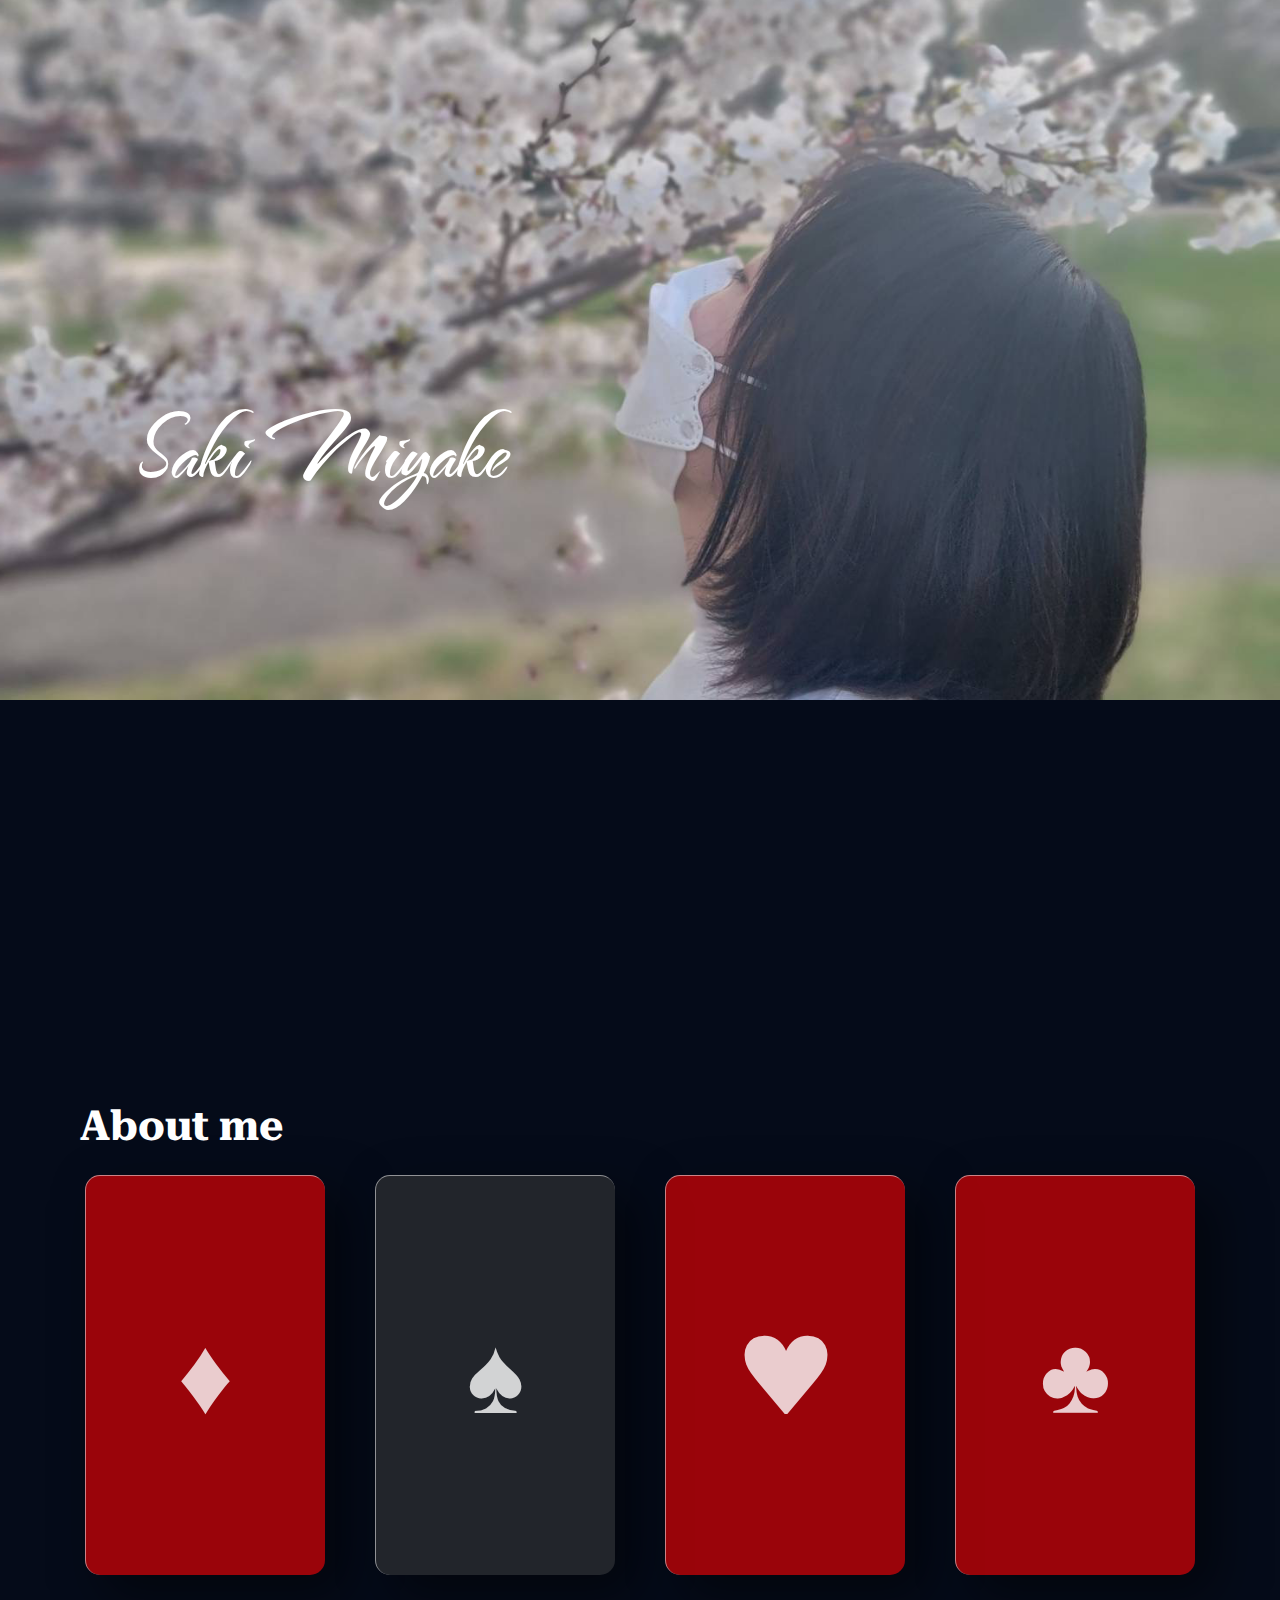
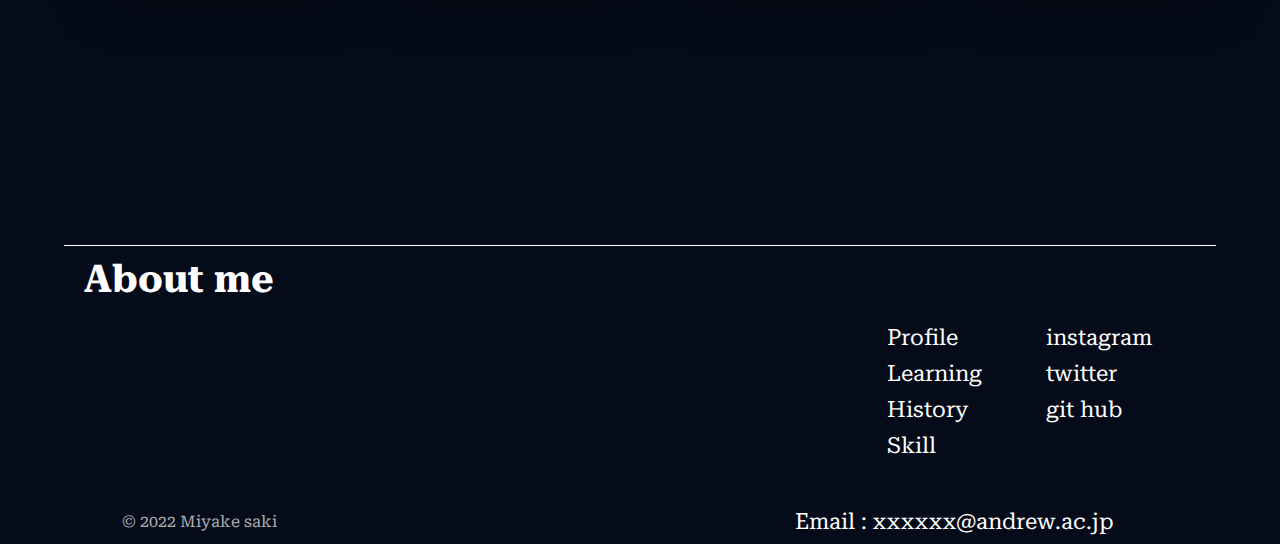
<file: index.html>
<!DOCTYPE html>
<html lang="ja">
<head>
    <meta charset="UTF-8">
    <meta http-equiv="X-UA-Compatible" content="IE=edge">
    <meta name="viewport" content="width=device-width, initial-scale=1.0">
    <title>Profile</title>
    <link rel="stylesheet" href="css/style.css">
    <link rel="stylesheet" href="css/AboutMe.css">
</head>
<body>
    <header>
        <div class="header-conteiner">
            <div class="header-image">
                <h1>Saki Miyake</h1>
                <img src="./img/header-image.jpg" alt="">
            </div>
        </div>
    </header>

    <section class="portfolio">
        <div class="conteiner">
            <h2>About me</h2>
            <div class="contents">
                <div class="card card1">
                    <h3>♦︎</h3>
                    <div class="content ">
                        <h4>♦︎</h4>
                        <h5>Profile</h5>
                        <p>
                            私の出身大学や趣味、特技などについて。
                        </p>
                        <p class="text-englisy">
                            About my university, hobbies, special skills, etc.
                        </p>
                        <a href="./Profile.html">read more</a>
                    </div>
                </div>
                <div class="card spade card2">
                    <h3>♠︎</h3>
                    <div class="content">
                        <h4>♠︎</h4>
                        <h5>Learning</h5>
                        <p>
                            私の大学生活で学んでいること。そして研究テーマについて。
                        </p>
                        <p class="text-englisy">
                            What I am learning in my college life. And about the research theme.
                        </p>
                        <a href="./learning.html">read more</a>
                    </div>
                </div>
                <div class="card card3">
                    <h3>♥</h3>
                    <div class="content">
                        <h4>♥</h4>
                        <h5>History</h5>
                        <p>
                            文系女子がITに興味を持ったきっかけについて。
                        </p>
                        <p class="text-englisy">
                            About the reason why liberal arts girls became interested in IT.
                        </p>
                        <a href="./history.html">read more</a>
                    </div>
                </div>
                <div class="card card4">
                    <h3>♣︎</h3>
                    <div class="content">
                        <h4>♣︎</h4>
                        <h5>Skill</h5>
                        <p>
                            今出来ること、これからについて。
                        </p>
                        <p class="text-englisy">
                            What I can do now, about the future.
                        </p>
                        <a href="./skill.html">read more</a>
                    </div>
                </div>
            </div>
        </div>
    </section>


    <footer class="footer"></footer>

    <script src="js/footer.js"></script>

</body>

<script type="text/javascript" src="js/vanilla-tilt.js"></script>

<script>
    VanillaTilt.init(document.querySelector(".card1"), {
		max: 25,
		speed: 400,
        glare:true,
        "max-glare":1
	});


    VanillaTilt.init(document.querySelector(".card2"), {
		max: 25,
		speed: 400,
        glare:true,
        "max-glare":1
	});

    VanillaTilt.init(document.querySelector(".card3"), {
		max: 25,
		speed: 400,
        glare:true,
        "max-glare":1
	});

    VanillaTilt.init(document.querySelector(".card4"), {
		max: 25,
		speed: 400,
        glare:true,
        "max-glare":1
	});


    
</script>
</html>
</file>
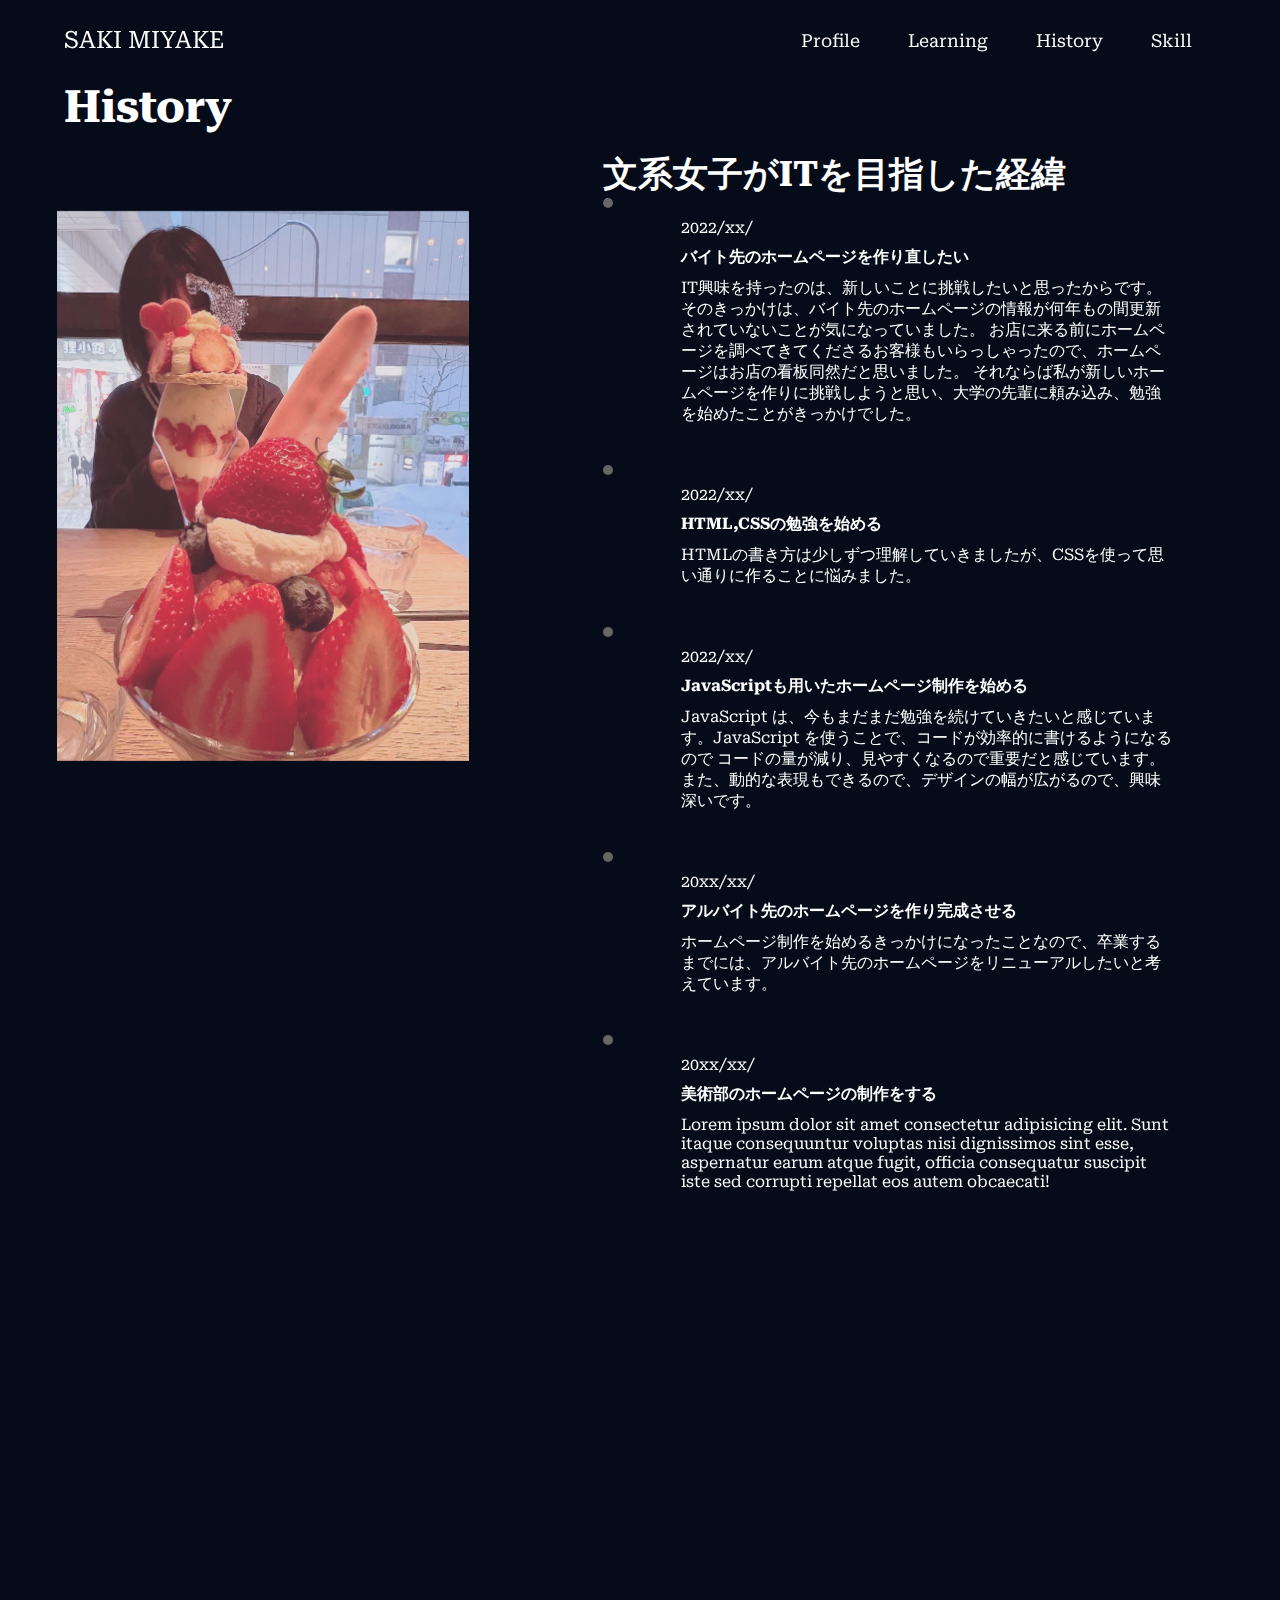
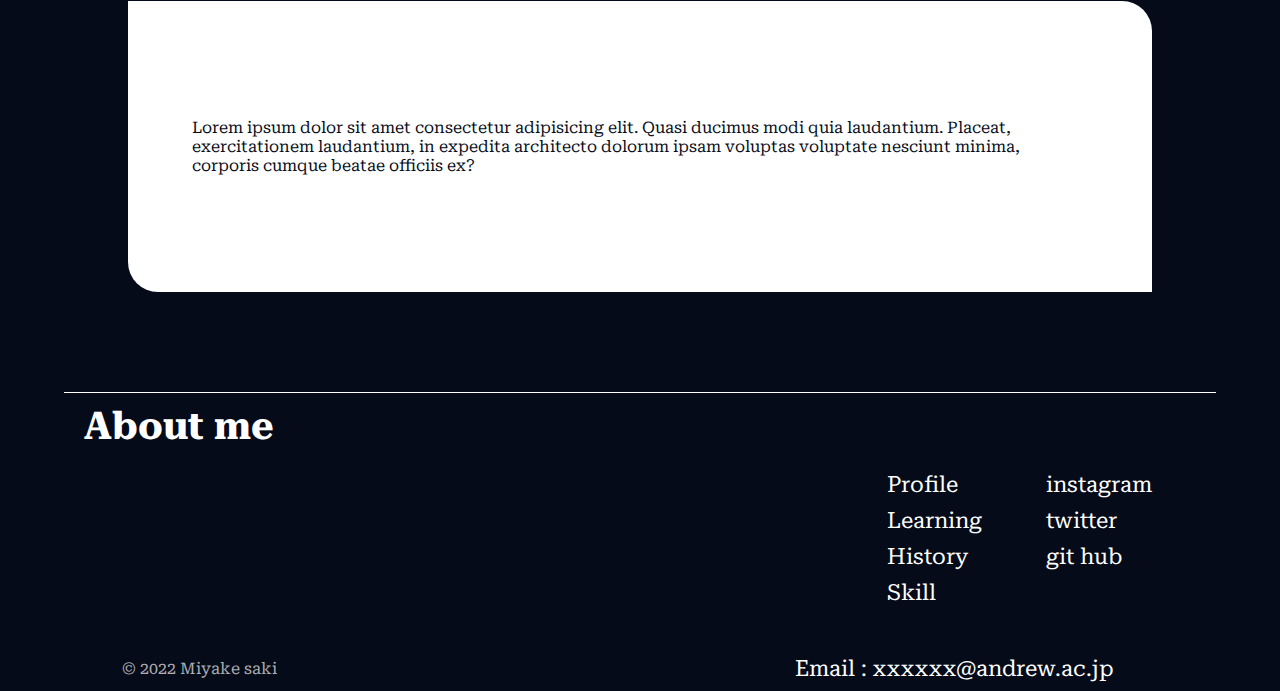
<file: history.html>
<!DOCTYPE html>
<html lang="ja">
<head>
    <meta charset="UTF-8">
    <meta http-equiv="X-UA-Compatible" content="IE=edge">
    <meta name="viewport" content="width=device-width, initial-scale=1.0">
    <title>Document</title>
    <link rel="stylesheet" href="css/nav.css">
    <link rel="stylesheet" href="css/history.css">
</head>
<body>
    <nav class="navber"></nav>


    <section class="history">
        <h2>History</h2>
        <div class="history-conteiner">
            <div class="history-sticky">
                <div class="history-img">
                    <img src="./img/history-img.jpeg" alt="">
                </div>
            </div>
            <div class="history-contets">
                <h3>文系女子がITを目指した経緯</h3>
                <ul class="timeline">
                    <li>
                        <dl>
                            <dt>2022/xx/</dt>
                            <dd>
                                <strong>バイト先のホームページを作り直したい</strong>
                                IT興味を持ったのは、新しいことに挑戦したいと思ったからです。そのきっかけは、バイト先のホームページの情報が何年もの間更新されていないことが気になっていました。
                                お店に来る前にホームページを調べてきてくださるお客様もいらっしゃったので、ホームページはお店の看板同然だと思いました。
                                それならば私が新しいホームページを作りに挑戦しようと思い、大学の先輩に頼み込み、勉強を始めたことがきっかけでした。
                            </dd>
                        </dl>
                        <span class="border-line"></span> 
                    </li>
                </ul>
                <ul class="timeline">
                    <li>
                        <dl>
                            <dt>2022/xx/</dt>
                            <dd>
                                <strong>HTML,CSSの勉強を始める</strong>
                                HTMLの書き方は少しずつ理解していきましたが、CSSを使って思い通りに作ることに悩みました。
                            </dd>
                        </dl>
                        <span class="border-line"></span> 
                    </li>
                </ul>
                <ul class="timeline">
                    <li>
                        <dl>
                            <dt>2022/xx/</dt>
                            <dd>
                                <strong>JavaScriptも用いたホームページ制作を始める</strong>
                                JavaScript は、今もまだまだ勉強を続けていきたいと感じています。JavaScript を使うことで、コードが効率的に書けるようになるので
                                コードの量が減り、見やすくなるので重要だと感じています。また、動的な表現もできるので、デザインの幅が広がるので、興味深いです。
                            </dd>
                        </dl>
                        <span class="border-line"></span> 
                    </li>
                </ul>
                <ul class="timeline">
                    <li>
                        <dl>
                            <dt>20xx/xx/</dt>
                            <dd>
                                <strong>アルバイト先のホームページを作り完成させる</strong>
                                ホームページ制作を始めるきっかけになったことなので、卒業するまでには、アルバイト先のホームページをリニューアルしたいと考えています。
                            </dd>
                        </dl>
                        <span class="border-line"></span> 
                    </li>
                </ul>
                <ul class="timeline">
                    <li>
                        <dl>
                            <dt>20xx/xx/</dt>
                            <dd>
                                <strong>美術部のホームページの制作をする</strong>
                                Lorem ipsum dolor sit amet consectetur adipisicing elit. Sunt itaque consequuntur voluptas nisi dignissimos sint esse, aspernatur earum atque fugit, officia consequatur suscipit iste sed corrupti repellat eos autem obcaecati!
                            </dd>
                        </dl>
                        <span class="border-line"></span> 
                    </li>
                </ul>
                
            </div>
            
        </div>
        <div class="history-text">
            <p>Lorem ipsum dolor sit amet consectetur adipisicing elit. Quasi ducimus modi quia laudantium. Placeat, exercitationem laudantium, in expedita architecto dolorum ipsam voluptas voluptate nesciunt minima, corporis cumque beatae officiis ex?</p>
        </div>
    </section>

    <footer class="footer"></footer>



    <script src="js/nav.js"></script>

    <script src="js/footer.js"></script>

    <script src="https://code.jquery.com/jquery-3.5.1.min.js"></script>
    <script src="js/skill.js"></script>
    <script src="js/app.js"></script></html>
</file>
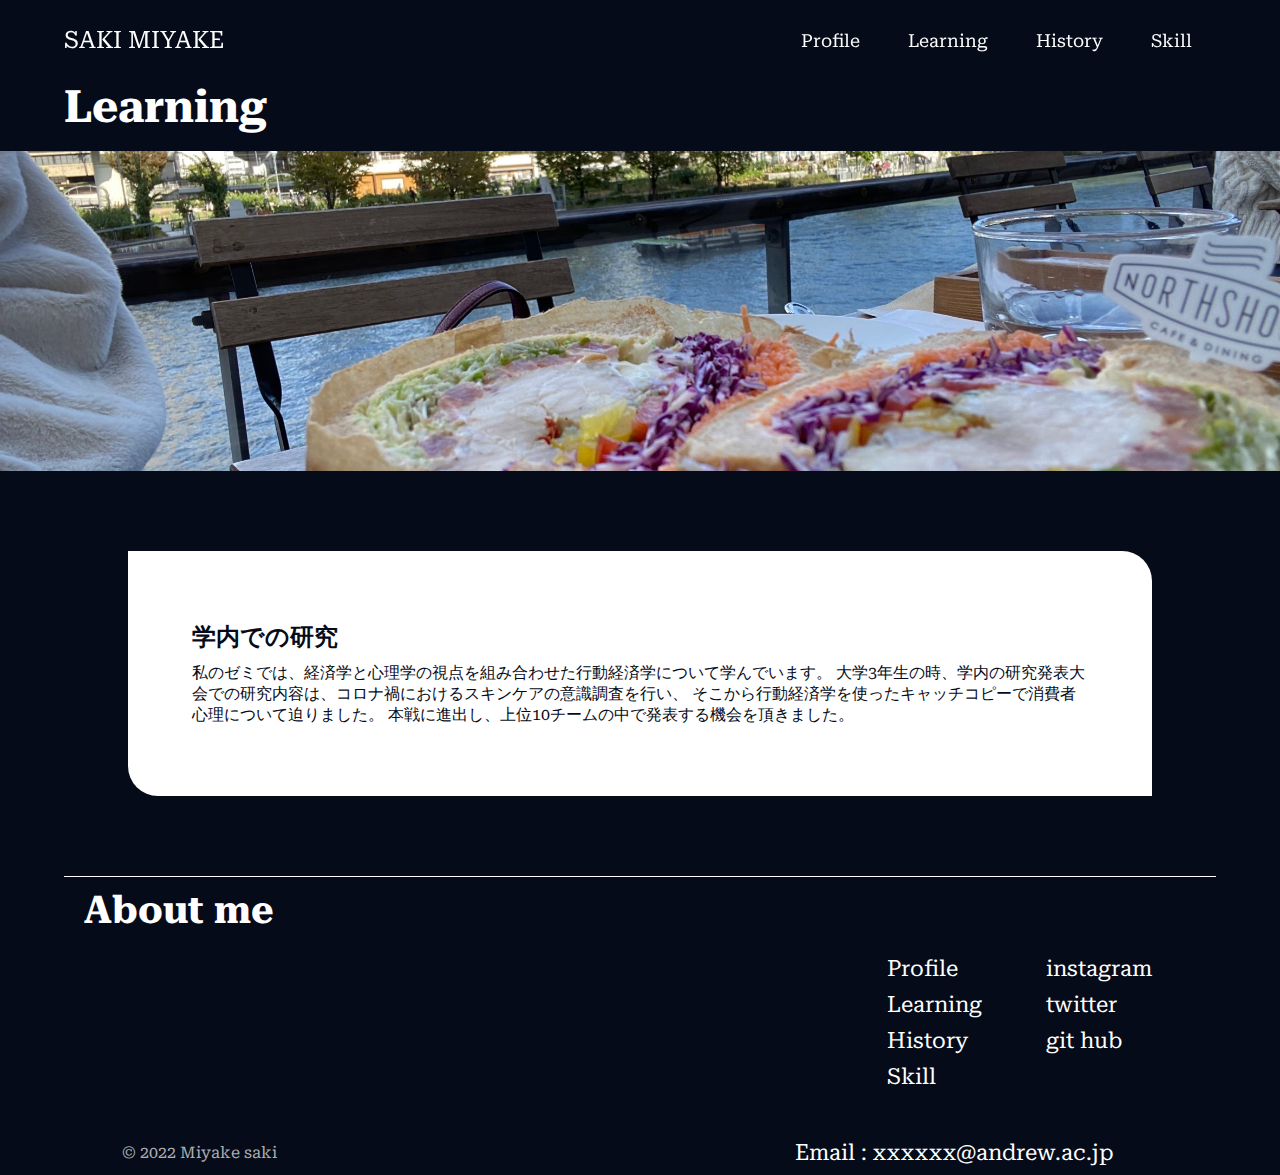
<file: learning.html>
<!DOCTYPE html>
<html lang="ja">
<head>
    <meta charset="UTF-8">
    <meta http-equiv="X-UA-Compatible" content="IE=edge">
    <meta name="viewport" content="width=device-width, initial-scale=1.0">
    <title>Learning</title>
    <link rel="stylesheet" href="css/style.css">
    <link rel="stylesheet" href="css/nav.css">
    <link rel="stylesheet" href="css/learning.css">
</head>
<body>
    <nav class="navber"></nav>


    <section class="learning">
        <div class="learning-conteiner">
            <h2>Learning</h2>
            <div class="larning-image">
                <img src="./img/learning-img.jpeg" alt="">
            </div>
            <div class="learning-text">
                <h3>学内での研究</h3>
                <p>
                    私のゼミでは、経済学と心理学の視点を組み合わせた行動経済学について学んでいます。
                    大学3年生の時、学内の研究発表大会での研究内容は、コロナ禍におけるスキンケアの意識調査を行い、
                    そこから行動経済学を使ったキャッチコピーで消費者心理について迫りました。
                    本戦に進出し、上位10チームの中で発表する機会を頂きました。
                </p>
            </div>
        </div>
    </section>

    <footer class="footer"></footer>


    
    <script src="js/nav.js"></script>

    <script src="js/footer.js"></script>

    <script src="https://code.jquery.com/jquery-3.5.1.min.js"></script>
    <script src="js/app.js"></script>


</body>
</html>
</file>
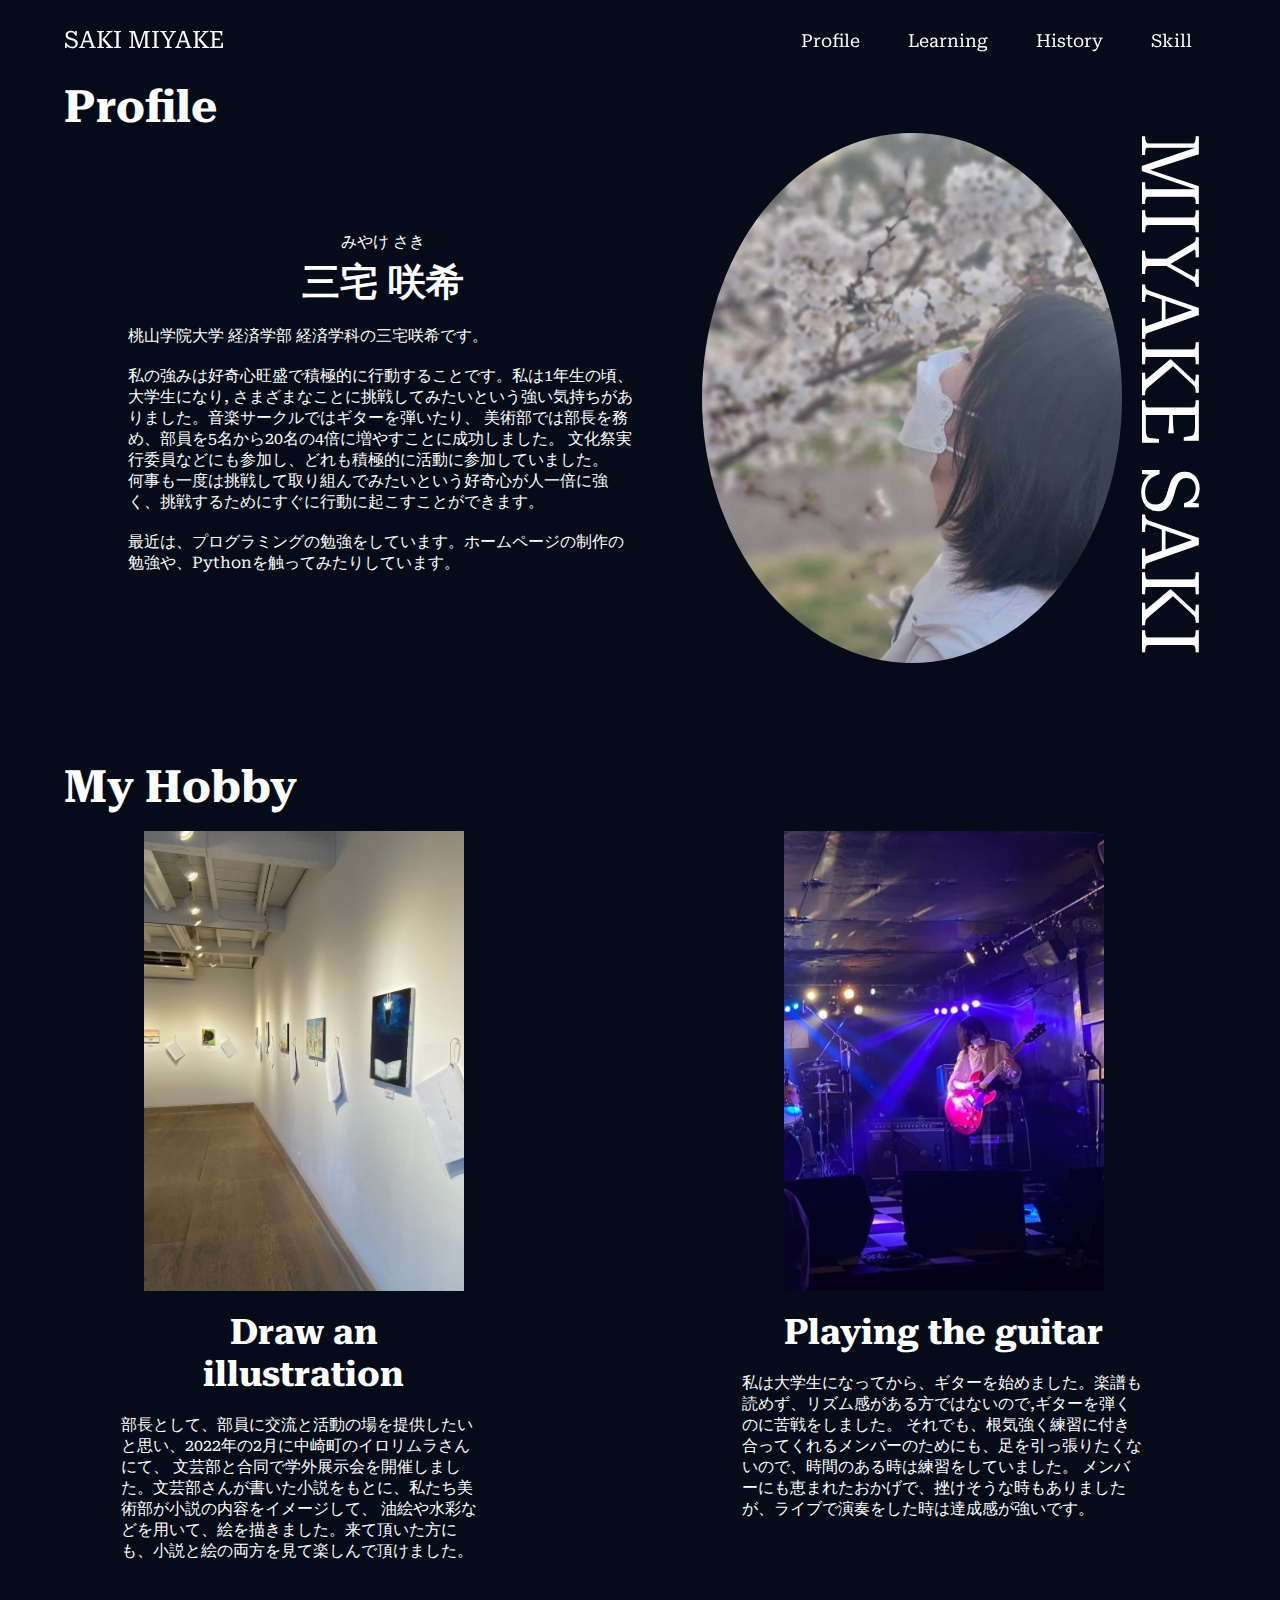
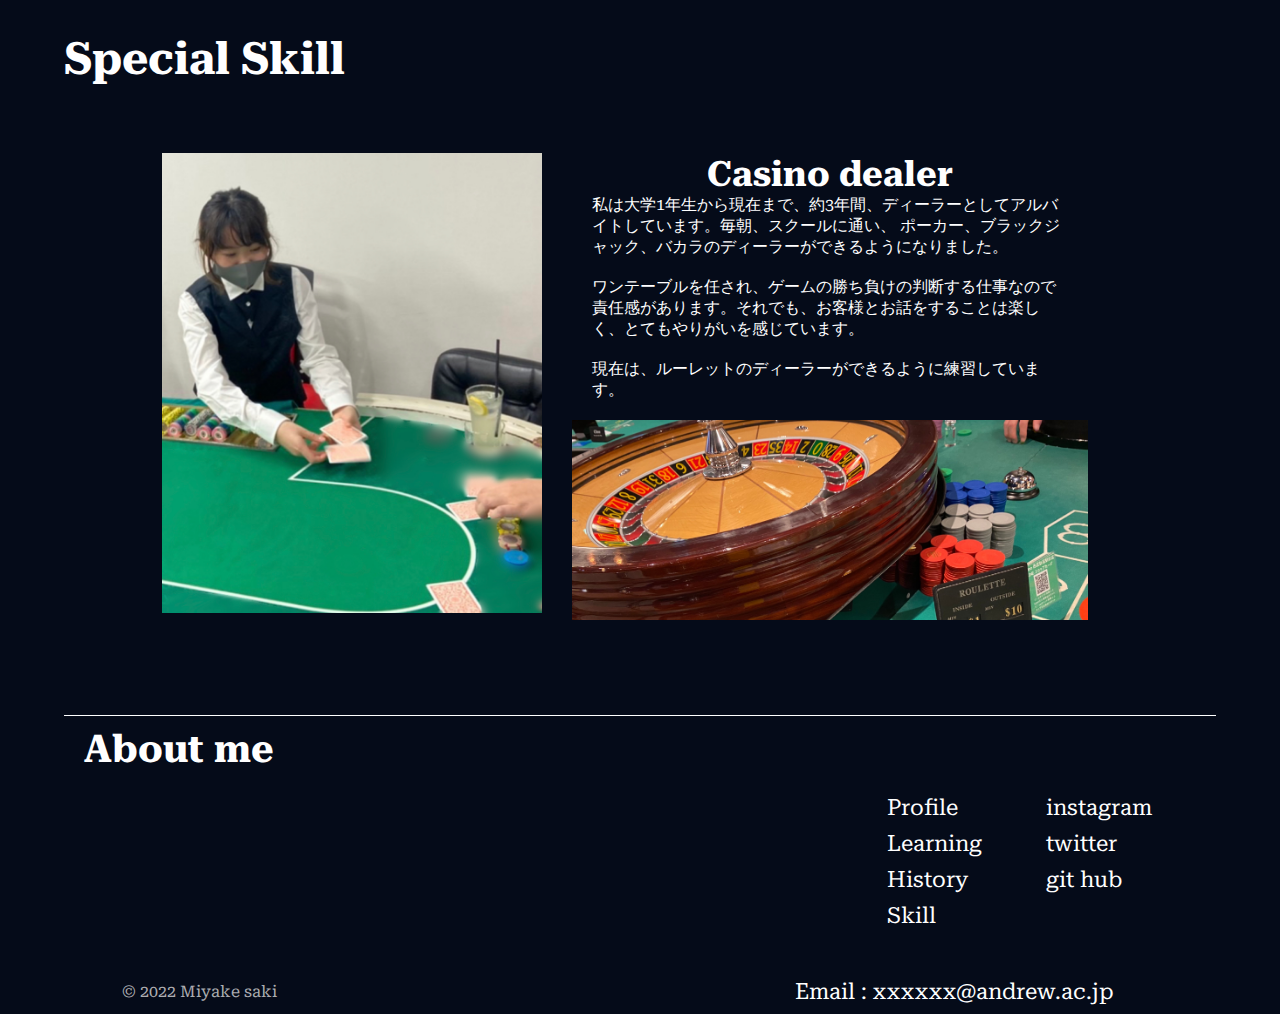
<file: Profile.html>
<!DOCTYPE html>
<html lang="ja">
<head>
    <meta charset="UTF-8">
    <meta http-equiv="X-UA-Compatible" content="IE=edge">
    <meta name="viewport" content="width=device-width, initial-scale=1.0">
    <title>Document</title>
    <link rel="stylesheet" href="css/style.css">
    <link rel="stylesheet" href="css/nav.css">
    <link rel="stylesheet" href="css/profile.css">

</head>
<body>

    <nav class="navber"></nav>

    <section class="profile-main">
        <h2>profile</h2>
        <div class="profile-conteiner">
            <div class="profile-text">
                <div class="name">
                    <span>みやけ さき</span>
                    <h3>三宅 咲希</h3>
                </div>
                <p>
                    桃山学院大学 経済学部 経済学科の三宅咲希です。<br> <br>
                    私の強みは好奇心旺盛で積極的に行動することです。私は1年生の頃、大学生になり,
                    さまざまなことに挑戦してみたいという強い気持ちがありました。音楽サークルではギターを弾いたり、
                    美術部では部長を務め、部員を5名から20名の4倍に増やすことに成功しました。
                    文化祭実行委員などにも参加し、どれも積極的に活動に参加していました。 <br>
                    何事も一度は挑戦して取り組んでみたいという好奇心が人一倍に強く、挑戦するためにすぐに行動に起こすことができます。<br> <br>
                </p>
                <p>
                    最近は、プログラミングの勉強をしています。ホームページの制作の勉強や、Pythonを触ってみたりしています。
                </p>
            </div>
            <div class="profile-images">
                <div class="profile-image">
                    <img src="./img/header-image.jpg" alt="">
                </div>
                <div class="name-font">
                    miyake saki
                </div>
            </div>
        </div>
    </section>

    <section class="hobby">
        <div class="hobby-title">
            <h2>my hobby</h2>
        </div>
        <div class="hobby-conteiner">
            <div class="illust">
                <div class="illust-conteiner">
                    <div class="illust-image">
                        <img src="./img/hoby-illust04.jpeg" alt="">
                    </div>
                    <div class="illust-text">
                        <h3>Draw an illustration</h3>
                        <p>
                            部長として、部員に交流と活動の場を提供したいと思い、2022年の2月に中崎町のイロリムラさんにて、
                            文芸部と合同で学外展示会を開催しました。文芸部さんが書いた小説をもとに、私たち美術部が小説の内容をイメージして、
                            油絵や水彩などを用いて、絵を描きました。来て頂いた方にも、小説と絵の両方を見て楽しんで頂けました。
                        </p>
                    </div>    
                </div>
            </div>
            <div class="illust">
                <div class="illust-conteiner">
                    <div class="illust-image">
                        <img src="./img/hoby-illust02.jpeg" alt="">
                    </div>
                    <div class="illust-text">
                        <h3>Playing the guitar</h3>
                        <p>
                            私は大学生になってから、ギターを始めました。楽譜も読めず、リズム感がある方ではないので,ギターを弾くのに苦戦をしました。
                            それでも、根気強く練習に付き合ってくれるメンバーのためにも、足を引っ張りたくないので、時間のある時は練習をしていました。
                            メンバーにも恵まれたおかげで、挫けそうな時もありましたが、ライブで演奏をした時は達成感が強いです。
                        </p>
                    </div>    
                </div>
            </div>
        </div>
    </section>

    <section class="specialskill">
        <div class="specialskill-conteiner">
            <div class="special-title">
                <h2>special skill</h2>
            </div>
            <div class="special-contents">
                <div class="special-image1">
                    <img src="./img/specail-image1.jpeg" alt="">
                </div>
                <div class="special-text">
                    <h3>Casino dealer</h3>
                    <p>
                        私は大学1年生から現在まで、約3年間、ディーラーとしてアルバイトしています。毎朝、スクールに通い、
                        ポーカー、ブラックジャック、バカラのディーラーができるようになりました。<br><br>
                        ワンテーブルを任され、ゲームの勝ち負けの判断する仕事なので責任感があります。それでも、お客様とお話をすることは楽しく、とてもやりがいを感じています。<br><br>
                        現在は、ルーレットのディーラーができるように練習しています。<br><br>
                    </p>
                    <div class="special-image2">
                        <img src="./img/special-skill02.jpeg" alt="">
                    </div>
                </div>
            </div>
        </div>
    </section>

    <div class="nav-main"></div>


    <footer class="footer"></footer>





    <script src="js/nav.js"></script>

    <script src="js/footer.js"></script>

    <script src="https://code.jquery.com/jquery-3.5.1.min.js"></script>
    <script src="js/app.js"></script>


</body>
</html>
</file>
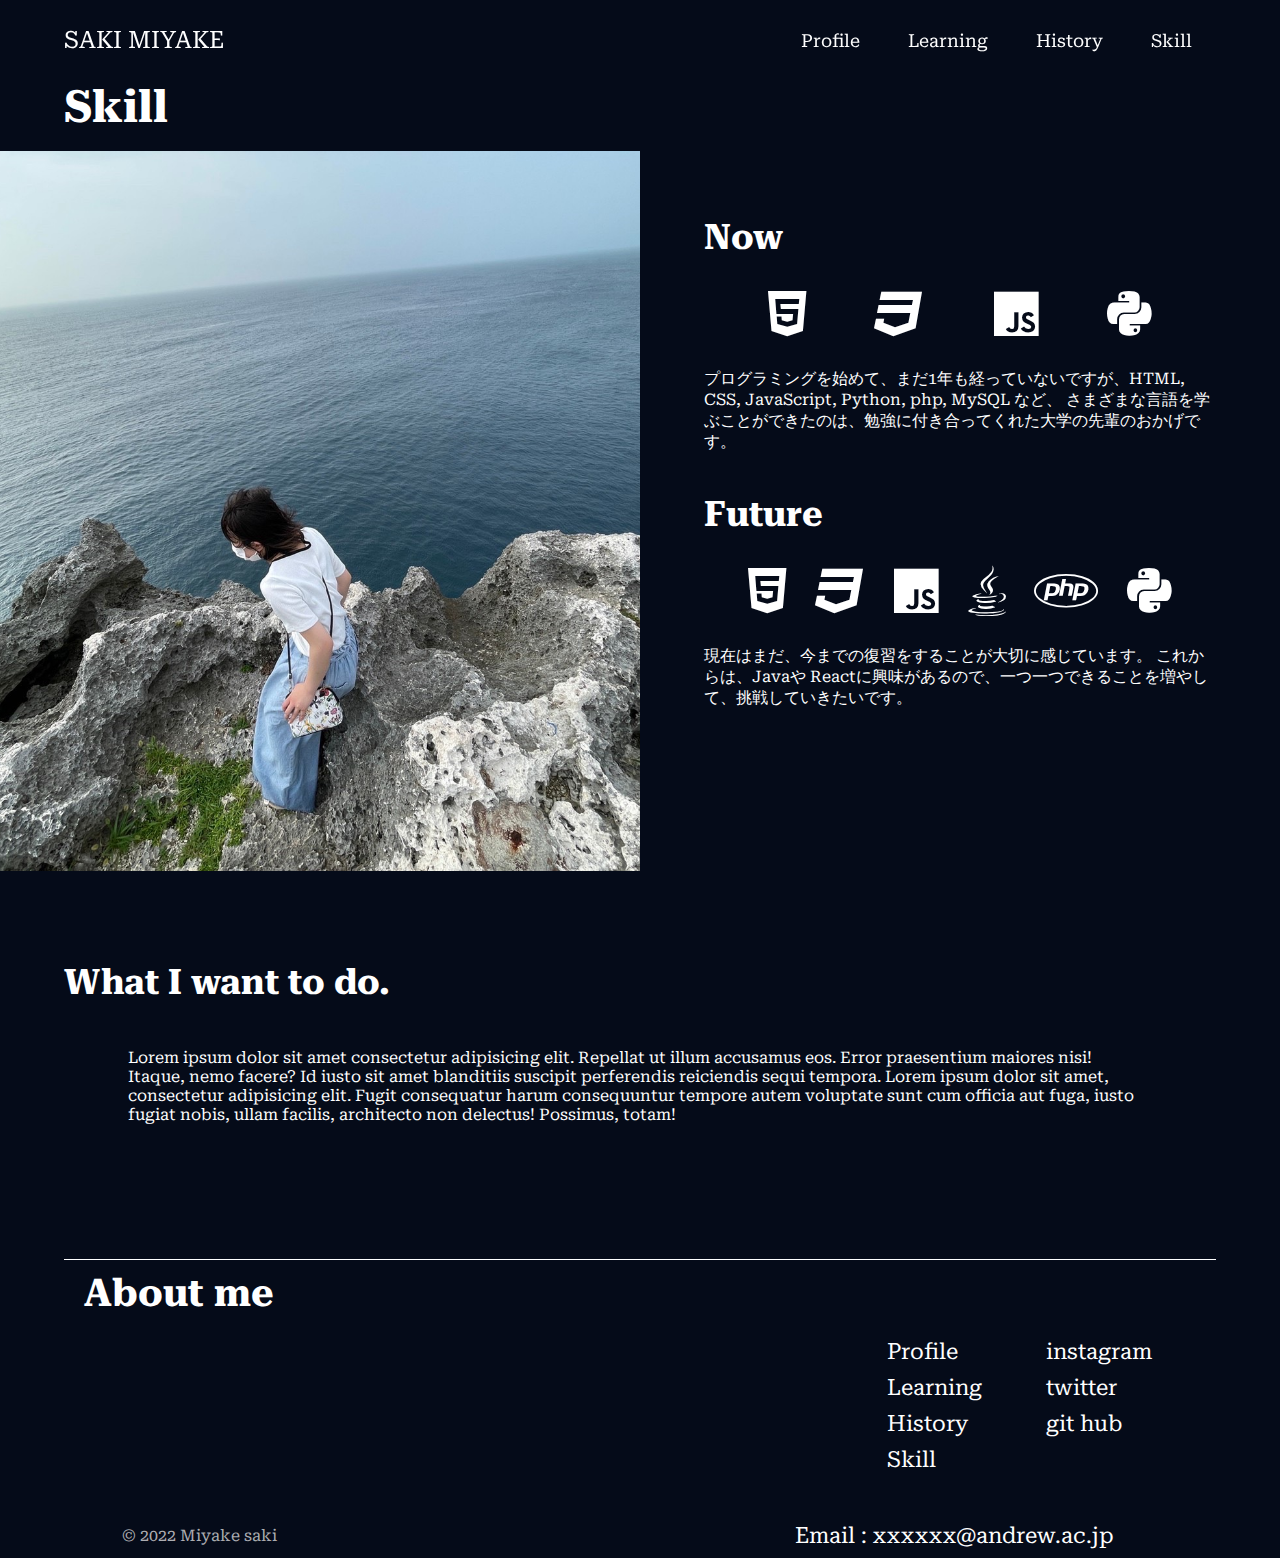
<file: skill.html>
<!DOCTYPE html>
<html lang="ja">
<head>
    <meta charset="UTF-8">
    <meta http-equiv="X-UA-Compatible" content="IE=edge">
    <meta name="viewport" content="width=device-width, initial-scale=1.0">
    <title>skill</title>
    <link rel="stylesheet" href="css/style.css">
    <link rel="stylesheet" href="css/nav.css">
    <link rel="stylesheet" href="css/skill.css">
    <link rel="stylesheet" href="https://cdnjs.cloudflare.com/ajax/libs/font-awesome/6.1.1/css/all.min.css" integrity="sha512-KfkfwYDsLkIlwQp6LFnl8zNdLGxu9YAA1QvwINks4PhcElQSvqcyVLLD9aMhXd13uQjoXtEKNosOWaZqXgel0g==" crossorigin="anonymous" referrerpolicy="no-referrer" />
</head>
<body>
    
    <nav class="navber"></nav>


    <section class="skill">
        <div class="skill-conteiner">
            <div class="skill-title">
                <h2>Skill</h2>
            </div>
            <div class="skill-contents">
                <div class="skill-image">
                    <img src="./img/skill-img.jpeg" alt="">
                </div>
                <div class="skill-content">
                    <div class="skill-now">
                        <h3>Now</h3>
                        <div class="now-fontawesome">
                                <i class="fa-brands fa-html5"></i>                         
                                <i class="fa-brands fa-css3"></i>
                                <i class="fa-brands fa-js"></i>
                                <i class="fa-brands fa-python"></i>                
                            </div>
                        <p>
                            プログラミングを始めて、まだ1年も経っていないですが、HTML, CSS, JavaScript, Python, php, MySQL など、
                            さまざまな言語を学ぶことができたのは、勉強に付き合ってくれた大学の先輩のおかげです。
                        </p>
                    </div>
                    <div class="skill-now">
                        <h3>Future</h3>
                        <div class="now-fontawesome">
                            <i class="fa-brands fa-html5"></i>                         
                            <i class="fa-brands fa-css3"></i>
                            <i class="fa-brands fa-js"></i>                          
                            <i class="fa-brands fa-java"></i>                            
                            <i class="fa-brands fa-php"></i>    
                            <i class="fa-brands fa-python"></i>                
                        </div>
                        <p>
                            現在はまだ、今までの復習をすることが大切に感じています。
                            これからは、Javaや Reactに興味があるので、一つ一つできることを増やして、挑戦していきたいです。
                        </p>
                    </div>
                </div>
            </div>
        </div>


        <div class="want">
            <div class="want-conteiner">
                <h3>What I want to do.</h3>
                <div class="want-text">
                    <p>
                        Lorem ipsum dolor sit amet consectetur adipisicing elit. Repellat ut illum accusamus eos. Error praesentium maiores nisi! Itaque, nemo facere? Id iusto sit amet blanditiis suscipit perferendis reiciendis sequi tempora.
                        Lorem ipsum dolor sit amet, consectetur adipisicing elit. Fugit consequatur harum consequuntur tempore autem voluptate sunt cum officia aut fuga, iusto fugiat nobis, ullam facilis, architecto non delectus! Possimus, totam!
                    </p>
                </div>
            </div>
        </div>

    </section>

    <footer class="footer"></footer>

    <script src="js/nav.js"></script>

    <script src="js/footer.js"></script>

    <script src="https://code.jquery.com/jquery-3.5.1.min.js"></script>
    <script src="js/app.js"></script>
</body>
</html>
</file>
<file: css/style.css>
@import url('https://fonts.googleapis.com/css2?family=Dancing+Script:wght@700&family=Gentium+Book+Plus:ital@1&family=Great+Vibes&family=Noto+Serif+Display:ital,wght@0,400;0,500;0,700;1,400&family=Playfair+Display:ital@1&family=Roboto+Serif:ital,opsz,wght@1,8..144,300&family=The+Nautigal:wght@400;700&display=swap');
@import url('https://fonts.googleapis.com/css2?family=Dancing+Script&family=Gentium+Book+Plus:ital@1&family=Great+Vibes&family=Noto+Serif+Display:ital,wght@0,400;0,500;0,700;1,400&family=Playfair+Display:ital@1&family=Roboto+Serif:ital,opsz,wght@1,8..144,300&family=The+Nautigal:wght@400;700&display=swap');

@import url("https://cdnjs.cloudflare.com/ajax/libs/font-awesome/6.1.2/css/all.min.css");

@import './style.css';
@import "./footer.css";
@import "./media.css";


* {
    padding: 0;
    margin: 0;
    box-sizing: border-box;
    box-sizing: border-box;
    list-style: none;
    text-decoration: none;
}

:root {
    --MainBackColor:#050B19;
    --MainTextColor:#FFFFFF;

}

body {
    background-color: var(--MainBackColor);
    color: var(--MainTextColor);
    font-family: 'Gentium Book Plus', serif;
    font-family: 'Great Vibes', cursive;
    font-family: 'Noto Serif Display', serif;
    font-family: 'Playfair Display', serif;
    font-family: 'Roboto Serif', serif; 





}
</file>
<file: css/AboutMe.css>
/* ========================header================================ */


header {
    width: 100%;
    height: 100vh;
    position: relative;
    
}

.header-image {
    height: 700px;
}

.header-image img {
    height: 100%;
    width: 100%;
    object-fit: cover;

}




h1 {
    font-family: 'Dancing Script', cursive;
    font-family: 'Gentium Book Plus', serif;
    font-family: 'Great Vibes', cursive;
    font-family: 'Noto Serif Display', serif;
    font-family: 'Playfair Display', serif;
    font-family: 'Roboto Serif', serif;
    font-family: 'The Nautigal', cursive;
    font-size: 100px;
    position: absolute;
    top: 50%;
    left: 10%;
    transform: translateY(-50%);
}


/* ======================header of end=============================== */

/* ======================conteiner============================== */

.portfolio {
    width: 100%;
    height: 100vh;
    display: flex;
    justify-content: center;
    align-items: center;
}

.conteiner h2 {
    font-size: 2.6em;
    margin-left: 20px;

}

.contents {
    position: relative;
    display: flex;
    align-items: center;
    justify-content:center;
    max-width: 1177px;
    flex-wrap: wrap;
    margin:  0 auto;
}

.card {
    position: relative;
    width: 240px;
    height: 400px;
    margin: 25px;
    background-color: rgba(255, 0, 0, 0.596);
    box-shadow: 20px 20px  50px rgba(0, 0, 0, 0.5);
    overflow: hidden;
    border-radius: 15px;
    display: flex;
    justify-content: center;
    align-items: center;
    border-top: 1px solid rgba(255, 255, 255, 0.5);
    border-left: 1px solid rgba(255, 255, 255, 0.5);
    z-index: 1;

    
}

.card h3 {
    position: absolute;
    font-size: 6.8em;
    color: rgba(255, 255, 255, 0.8);
    transition: 0.3s;

}
.card:hover h3 {
    opacity: 0;


}


/* ※１ */
.content {
    text-align: center;
    padding: 10px;
    transition: .5s;
    display: flex;
    flex-direction: column;
    justify-content: space-between;
    align-items: center;
    height: 280px;
    opacity: 0;  /* 透明度 */
}

.card:hover .content {
    opacity: 1;
}

.content h4 {
    position: absolute;
    top: -40px;
    right: 5px;
    color: rgba(255, 255, 255, 0.1);
    font-size: 8em;
    pointer-events: none;
    z-index: -1;
    
}

.content h5 {
    font-size: 1.478925em;
    z-index: 1;
    
}

.content p {
    font-size: 16px;
    text-align: left;
    padding: 0 10px;
    margin: 6px 0 ;
}



.text-englisy {
    opacity: 0.6;
    font-size: 14px;
}

.content a {
    text-transform: capitalize;
    text-decoration: none;
    border: 1px solid #FFFFFF;
    padding: 20px 24px;
    border-radius: 12px;
    color: #fff;
    font-size: 1.5em;
}


.content a:hover {
    color: rgb(0, 21, 255);
    background-color: rgb(0, 255, 17);
}

.spade {
    background-color: #22252b;
}




/* ======================conteiner of end=============================== */
</file>
<file: css/history.css>
.history {
    max-width: 100vw;
    width: 100%;
    padding-top: 80px;
}

.history h2 {
    font-size: 2.8em;
    padding: 0 0 18px 5vw;

}

.history-conteiner {
    width: 100%;
    display: flex;
    justify-content: space-between;
}

.history-sticky {
    height: 150vh;
    margin: 0 auto;
    padding-top: 30px;


}

.history-img {
    max-width: 420px;
    width: 100%;
    height: 580px;
    padding-top: 30px;
    margin: 0 auto;
    position: sticky;
    top: 0;
}

.history-img img {
    width: 100%;
    height: 100%;
    object-fit: cover;
}

.history-contets {
    /* width: 100%; */
    margin: 0 auto;
    padding: 0 20px;

}

.history-contets h3 {
    font-size: 2.2em;
}


.timeline{
    max-width: 600px;
    width:100%;
    margin: 0 auto;
    /* padding: 0 10px; */


}

.timeline li{
    /*線の起点とするためrelativeを設定*/
    position: relative;
    list-style: none;
    padding:20px 30px;
  }
  
  .timeline dl{
    margin:0 0 20px 3em;
  }
  
  .timeline dd strong{
    display: block;
    padding:10px 0;
  }
  
  /*絶対配置で線を設定*/
  .border-line {
      /*線の位置*/
    position: absolute;
    left:0.2em;
    top:0;
    width:2px;/*線の太さ*/
    height:0;/*はじめは高さを0に*/
    background: #ccc;
  }
  
  /*タイムラインの見出し横の丸の位置と形状*/
  .timeline li::after{
    content:'';
    position: absolute;
    top:0;
    left:0;
    width:10px;
    height: 10px;
    background:#666;
    border-radius: 50%;
}


.history-text  {
    background-color: var(--MainTextColor);
    margin: 100px 10vw;
    padding: 13vh 5vw;
    border-radius: 0 30px 0 30px;

}

.history-text p {
    color: var(--MainBackColor);
}



@media screen and (max-width: 768px) {
    .history-conteiner {
        flex-wrap: wrap;
    }

    .history-sticky {
        display: none;
    }
}
</file>
<file: css/learning.css>
.learning {
    padding-top: 80px;
    width: 100%;
}

.learning-conteiner {
    width: 100%;
    position: relative;
}

.learning-conteiner h2 {
    font-size: 2.8em;
    padding: 0 0 18px 5vw;



}

.larning-image {
    max-width: 100vw;
    width: 100%;
    height: 320px;

}

.larning-image img {
    width: 100%;
    height: 100%;
    object-fit: cover;
}

.learning-text  {
    background-color: var(--MainTextColor);
    margin: 80px 10vw;
    padding: 70px 5vw;
    border-radius: 0 30px 0 30px;

}

.learning-text h3 {
    font-size: 24px;
    margin-bottom: 10px ;
}

.learning-text h3, p {
    color: var(--MainBackColor);
}
</file>
<file: css/profile.css>
.profile-main {
    max-width: 100vw;
    width: 100%;
    padding: 80px 5vw 3vh 5vw;
}


.profile-main h2 {
    font-size: 2.8em;
    text-transform: capitalize;

}


.profile-conteiner {
    display: flex;
    justify-content: center;
    /* padding: 70px 0; */
    max-width: 100vw;
    width: 100%;
    /* flex-wrap: wrap; */

}

.profile-text {
    width: 70%;
    display: flex;
    /* margin: 0 5vw; */
    flex-direction: column;
    justify-content: space-between;
    align-items: center;
    margin: auto;
}

.profile-text p {
    width: 80%;
    align-items: center;
    text-align: left;
}


.name-font {
    writing-mode: vertical-rl;
    font-size: 5em;
    text-transform: uppercase;
}

.name {
    line-height: 40px;
    /* display: block; */
    text-align: center;
    margin-bottom: 24px;

}


.name h3 {
    font-size: 2.4em;
}

.profile-text p {
    margin: 0 5vw;
    margin: 0 auto;
}


.profile-images {
    display: flex;
    margin: 0 auto;
    /* margin-right: 3vw; */


}

.profile-image {
    width: 420px;
    height: 530px;
    
}

.profile-image img {
    width: 100%;    
    height: 100%;
    border-radius: 50%;
    object-fit: cover;
}

/* ===================profile-main of end============================== */

/* =======================hobby=========================== */

.hobby {
    width: 100%;
    padding: 70px 0;

}

.hobby-title h2 {
    font-size: 2.8em;
    text-transform: capitalize;
    padding: 0 0 18px 5vw;

}

.profile-conteiner {
    width: 100%;
}

.hobby-conteiner {
    max-width: 100vw;
    width: 100%;
    display: flex;
    justify-content: space-between;
}



.illust-image {
    width: 320px;
    height: 460px;
    margin: 0 auto;

}

.illust-image img {
    width: 100%;
    height: 100%;
    object-fit: cover;
}

.illust-text {
    padding: 0 20%;
}

.illust-text h3 {
    font-size: 2.2em;
    padding: 20px;
    text-align: center;
}

/* ===================hobby of end============================== */

/* =================special_skill ============================= */

.specialskill {
    width: 100%;
    /* padding: 0 5vw; */
}

.special-title {
    width: 100%;
}

.special-title h2 {
    font-size: 2.8em;
    text-transform: capitalize;
    padding: 0 0 18px 5vw;


}

.special-contents {
    display: flex;
    justify-content: center;
    padding: 50px 0 ;


}

.special-image1 {
    width: 380px;
    height: 460px;
    /* margin: 0 auto; */
    
}

.special-image1 img {
    width: 100%;
    height: 100%;
    object-fit: cover;
}


.special-text h3 {
    font-size: 2.2em;
    /* padding: 20px 0; */
    text-align: center;

}

.special-text {
    padding: 0 30px;
    width: 45vw;
    /* padding: 0 10%; */
    /* margin: auto 0; */
    display: flex;
    flex-direction: column;
    justify-content: space-between;
    align-items: center;

}

.special-text p {
    padding: 0 20px;
    /* align-items: center; */
    /* width: 100%; */
    /* margin: 0 auto; */

}

.special-image2 {
    width: 45vw;
    height: 200px;
    padding: 0 30px;
    /* margin: 0 auto;     */
}

.special-image2 img {
    width: 100%;
    height: 100%;
    object-fit: cover;
    object-position : 10% 10%; 

}

/* ==================specialskill of end============================== */













@media screen and (max-width: 768px) {
    .profile-conteiner {
        flex-wrap: wrap;
        
    }

    .name-font {
        /* position: absolute;
        font-size: 2.8em;
        right: 0; */
        display: none;

    } 

    .profile-text p {
        width: 100%;
        align-items: center;
        text-align: left;
        padding-bottom: 32px;
    }

    .profile-image {
        width: 260px;
        height: 320px;
        position: relative;
        
    }

    /* ============================ */

    .hoby-conteiner{
        flex-wrap: wrap;
    }

    .illust {
        padding: 20px 0;
    
    }

    .specail-contents {
        flex-wrap: wrap;
    }

    .specail-text {
        width: 100%;
    }

    .specail-text p {
        padding: 30px;
    }

    .specail-text {
        padding: 0;
    }



    .specail-image2 {
        width: 100vw;
    }
}
</file>
<file: css/skill.css>
.skill {
    width: 100vw;
    padding-top: 80px;
}


.skill-title h2 {
    font-size: 2.8em;
    padding: 0 0 18px 5vw;

}

.skill-cinteiner {
    width: 100vw;
    padding-top: 80px;
    position: sticky;
}

.skill-contents {
    width: 100vw;
    display: flex;
    justify-content: center;
}

.skill-image {
    width: 100%;
    height: calc(100vh - 180px);
}

.skill-image  img {
    width: 100%;
    height: 100%;
    object-fit: cover;
}

.skill-content {
    width: 100vw;
    padding-top: 5vh ;

}

.skill-now {
    margin-bottom: 30px;
    margin: auto 0;
    padding: 20px 10%; 

}

.skill-now h3 {
    font-size: 2.2em;
    /* margin: 0 20px; */

}

.skill-now p {
    /* padding: 20px 10%; */
}

.now-fontawesome {
    display: flex;
    justify-content: space-around; 
    padding: 30px;
}

.now-fontawesome i {
    font-size: 3.2em;
}

/* ==================want===================== */

.want {
    width: 100vw;

}

.want-conteiner {
    padding: 10vh 5vw;
}

.want-conteiner h3 {
    font-size: 2.2em;
}

.want-text p {
    padding: 5vh 5vw 0 5vw;
}





@media screen and (max-width: 768px) {
    .skill-contents {
        flex-wrap: wrap;
    }

    .skill-image {
        display: none;
    }
}
</file>
<file: css/nav.css>
@import url("https://cdnjs.cloudflare.com/ajax/libs/font-awesome/6.1.2/css/all.min.css");
@import './style.css';
@import "./footer.css";
@import "./media.css";

@import url('https://fonts.googleapis.com/css2?family=Dancing+Script:wght@700&family=Gentium+Book+Plus:ital@1&family=Great+Vibes&family=Ibarra+Real+Nova&family=Noto+Serif+Display:ital,wght@0,400;0,500;0,700;1,400&family=Playfair+Display:ital,wght@0,600;1,400&family=Roboto+Serif:ital,opsz,wght@1,8..144,300&family=The+Nautigal&display=swap');




.naver-conteiner {
    width: 100%;
    height: 80px;
    display: flex;
    justify-content: space-between;
    align-items: center;
    padding: 3.3vh 5vw;
    position: fixed;
    z-index: 1000;
    top: 0;
    left: 0;
}

.logo {
    text-transform: uppercase;
    font-size: 24px;
}

.logo a {
    color: #fff;
}

.naverList {
    display: flex;
    justify-content: center;
    text-transform: capitalize;
    font-size: 18px;
    color: var(--MainTextColor);

}

.naverList li {
    margin: 12px 16px;
}

.naverList li a {
    color: var(--MainTextColor);

}


.navberListLink  {
    padding: 4px 8px 11px 8px;
    border-bottom: var(--border);
    transition: var(--transition);

}

.navberListLink:hover {
    padding-bottom: 4px;
    color: aqua;
    border-bottom: 1px solid rgb(255, 179, 179);
}

/* ----------------------------menu-box-------------------------------- */


header {
    width: 100%;
    height: 70px;
    padding: 30px 4vw;
    text-align: center;
}

.icon {
    font-size: 24px;
}

header nav ul {
    display: flex;
    font-size: 18px;

}

header nav ul li {
    padding: 0 24px;
    text-transform: capitalize;
}

header nav ul li a {
    color: var(--mainTextColor);

}

header nav ul li:nth-child(2) {
    margin-left: auto;
}


.naverList li:last-child {
    /* display: none; */
}
</file>
